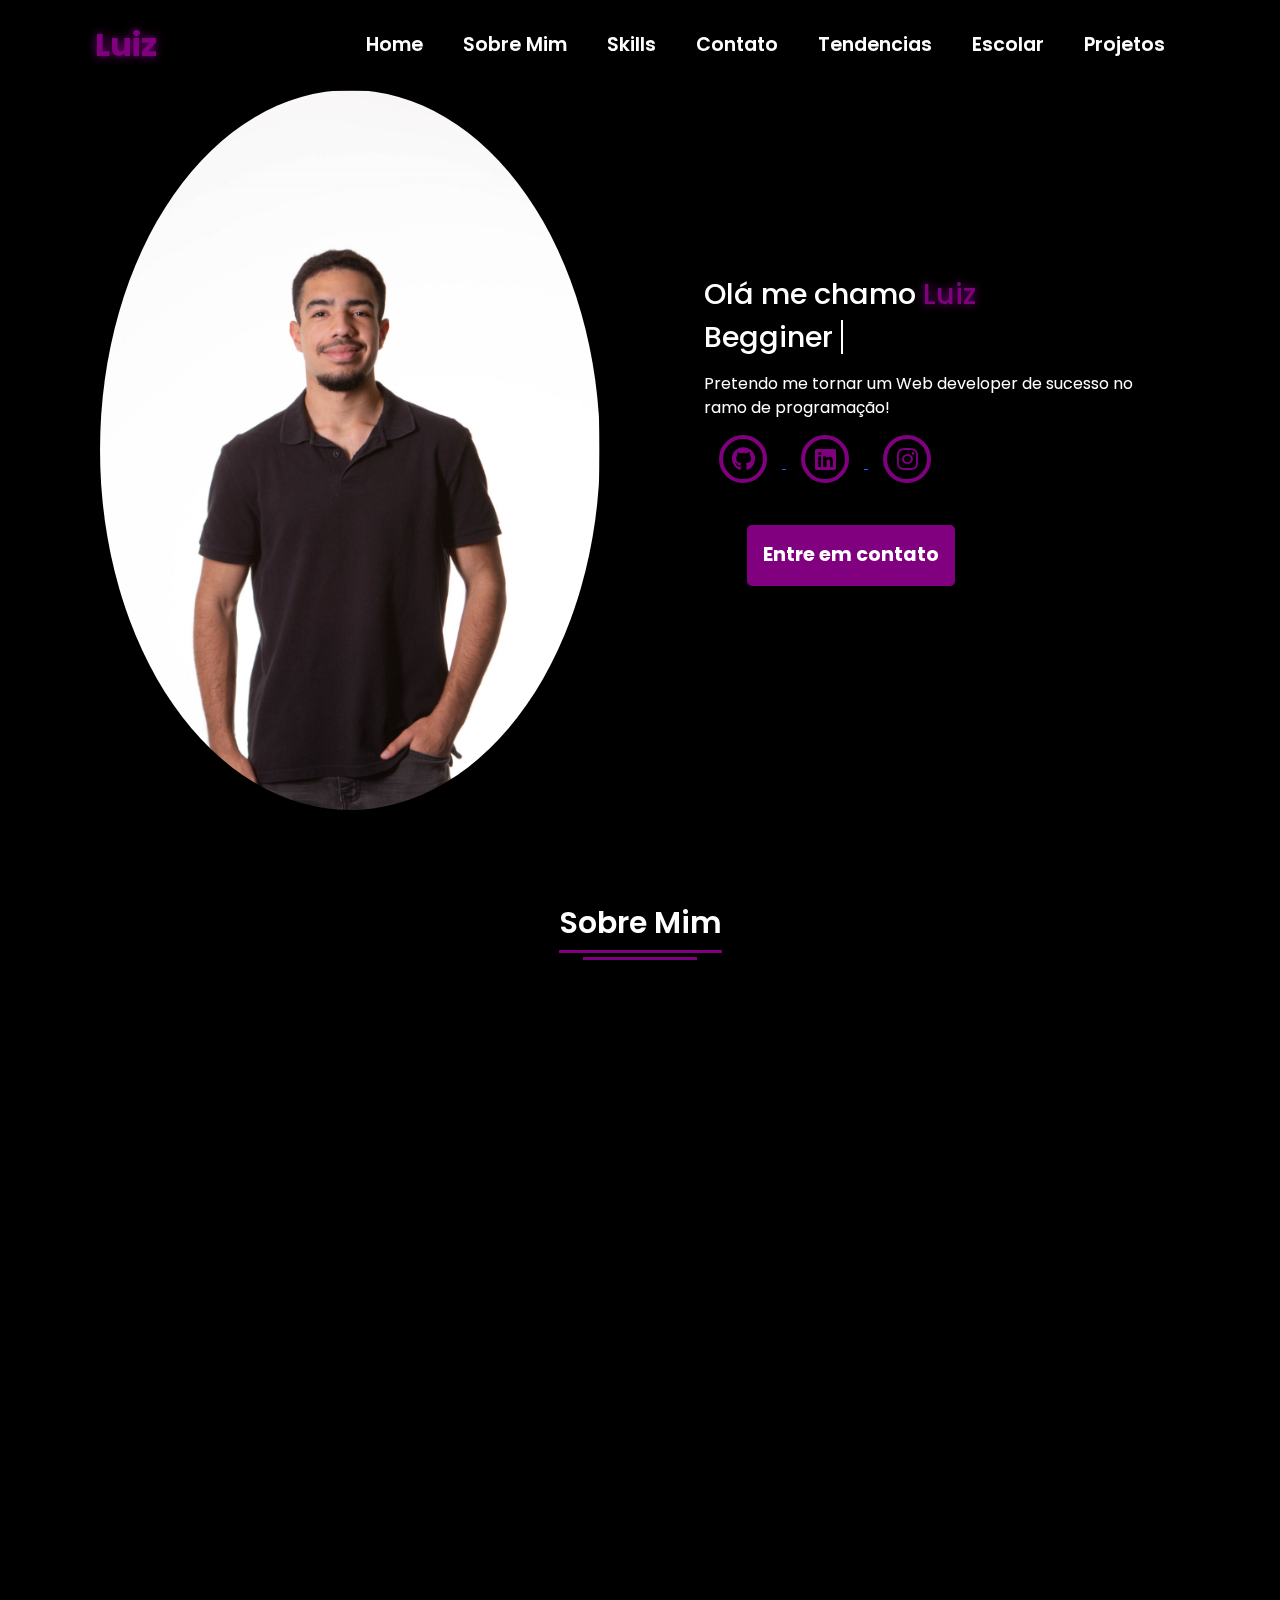
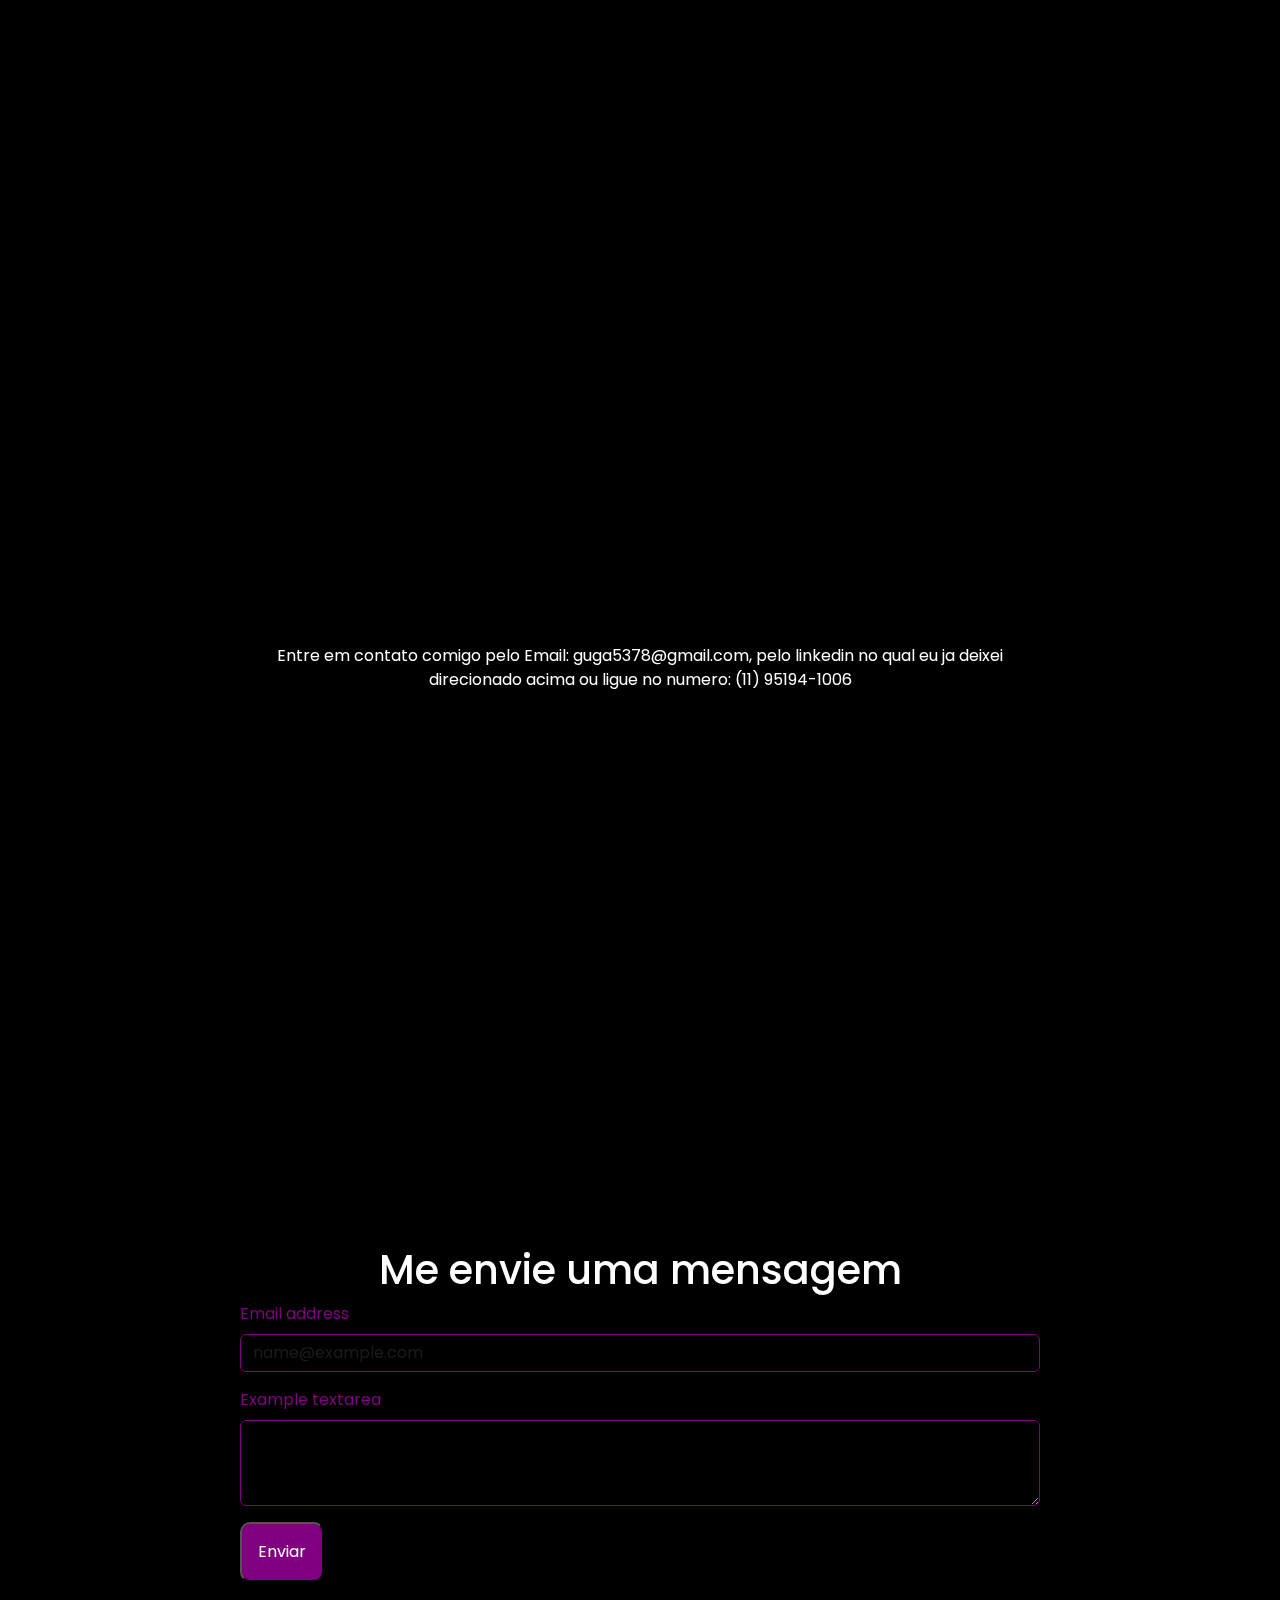
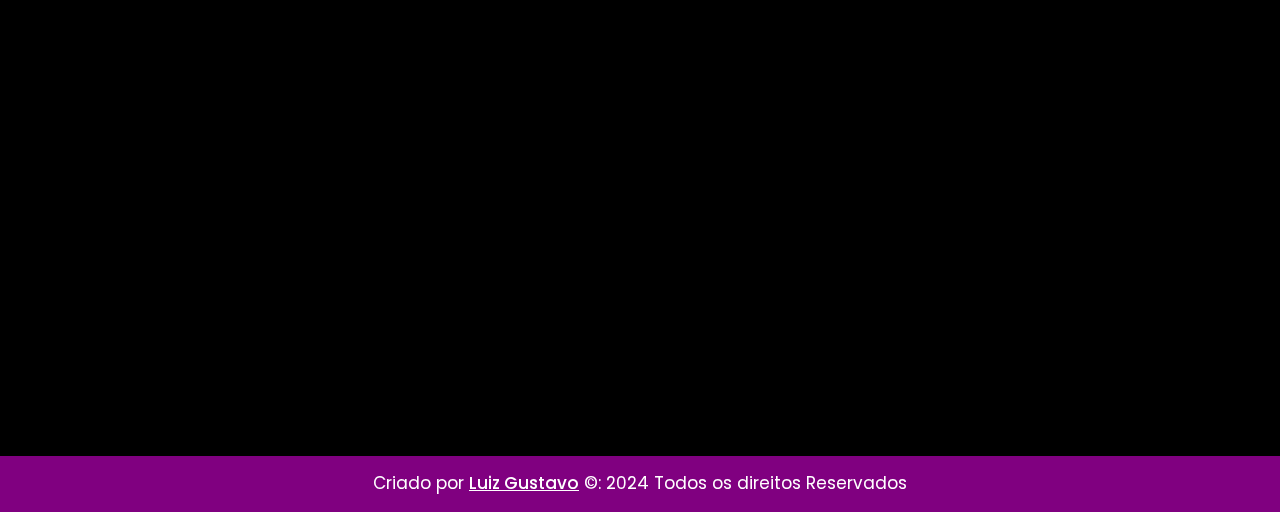
<file: index.html>
<!DOCTYPE html>
<html lang="en">
<head>
    <meta charset="UTF-8">
    <meta name="viewport" content="width=device-width, initial-scale=1.0">
    <title>Portfólio</title>
    <link rel="stylesheet" href="https://cdnjs.cloudflare.com/ajax/libs/font-awesome/6.5.2/css/all.min.css" />
    <link rel="stylesheet" href="/syles/style.css">
    <link rel="stylesheet" href="https://unpkg.com/aos@next/dist/aos.css" />
    <link href="https://cdn.jsdelivr.net/npm/bootstrap@5.3.3/dist/css/bootstrap.min.css" rel="stylesheet" integrity="sha384-QWTKZyjpPEjISv5WaRU9OFeRpok6YctnYmDr5pNlyT2bRjXh0JMhjY6hW+ALEwIH" crossorigin="anonymous">
</head>
<body>
    <nav>
        <div class="nav-container">
            <div class="logo" data-aos="zoom-in" data-aos-duration="1500">
                <span>Luiz</span>
            </div>
            <div class="links">
                <div class="link" data-aos="fade-up " data-aos-duration="1500" data-aos-delay="100"><a href="./index.html">Home</a></div>
                <div class="link" data-aos="fade-up " data-aos-duration="1500" data-aos-delay="200"><a href="#">Sobre Mim</a></div>
                <div class="link" data-aos="fade-up " data-aos-duration="1500" data-aos-delay="300"><a href="#">Skills</a></div>
                <div class="link" data-aos="fade-up " data-aos-duration="1500" data-aos-delay="500"><a href="#">Contato</a></div>
                <div class="link" data-aos="fade-up " data-aos-duration="1500" data-aos-delay="500"><a href="./tendencias.html">Tendencias</a></div>
                <div class="link" data-aos="fade-up " data-aos-duration="1500" data-aos-delay="500"><a href="./ano.html">Escolar</a></div>
                <div class="link" data-aos="fade-up " data-aos-duration="1500" data-aos-delay="500"><a href="./projetos.html">Projetos</a></div>
            </div>
            <i class="fa-solid fa-bars hamburg" onclick="hamburg()"></i>
        </div>
            <div class="dropdown">
                <div class="links">
                    <a href="#">Home</a>
                    <a href="#">Sobre Mim</a>
                    <a href="#">Skills</a>
                    <a href="#">Projetos</a>
                    <a href="#">Contato</a>
                    <a href="#">Tendencias</a>
                    <i class="fa-solid fa-xmark cancel" onclick="cancel()"></i>
                </div>
            </div>
    </nav>
    <section>
        <div class="main-container">
            <div class="image" data-aos="zoom-out" data-aos-duration="3000">
                <img src="images/main.png" alt="">
            </div>
            <div class="conteudo">
                <h1 data-aos="fade-esquerdo" data-aos-duration="1500" data-aos-delay="700">
                    Olá me chamo
                    <span>Luiz</span>
                </h1>
                <div class="typewriter" data-aos="fade-direito " data-aos-duration="1500" data-aos-delay="900">
                    <div style="display: flex; gap:0.5rem;">
                        <h1>Begginer</h1> 
                        <h1 class="animacao">Front-end developer</h1>
                </div>
                </div>
                <p data-aos="flip-down " data-aos-duration="1500" data-aos-delay="1100">Pretendo me tornar um Web developer de sucesso no ramo de programação!</p>
                <div class="social-links">
                    <a href="https://github.com/LGdds" data-aos="fade-up " data-aos-duration="1500" data-aos-delay="1300" target="_blank"> 
                        <i class="fa-brands fa-github"></i>
                    </a>
                    <a href="https://www.linkedin.com/in/luiz-gustavo-gomes-da-silva-517533300/" data-aos="fade-up " data-aos-duration="1500" data-aos-delay="1400" target="_blank"> 
                        <i class="fa-brands fa-linkedin"></i>
                    </a>
                    <a href="https://www.instagram.com/lguu.gomes/" data-aos="fade-up " data-aos-duration="1500" data-aos-delay="1500" target="_blank"> 
                        <i class="fa-brands fa-instagram"></i>
                    </a>
                </div>
                <div class="btn" data-aos="zoom-in" data-aos-duration="1500" data-aos-delay="1800">
                    <button>Entre em contato</button>
                </div>
            </div>
        </div>
    </section>

    <section class="sobre" id="sobre">
        <div class="conteudo">
            <div class="titulo"><span>Sobre Mim</span></div>
            <div class="sobre-detalhes">
                <div class="esquerda" data-aos="fade-direito" data-aos-duration="1500" data-aos-delay="200">
                    <img style="border-radius: 20px;" height="700" src="images/main.png" alt="">
                </div>
                <div class="direita" data-aos="fade-esquerdo" data-aos-duration="1500" data-aos-delay="200">
                    <div class="topico">Códigos são a minha paixão</div>
                    <p data-aos="flip-down" data-aos-duration="1500" data-aos-delay="300">
                        Me chamo Luiz Gustavo tenho 18 anos e atualmente sou um estudante do 3 ano do ensino médio tecnico do Senac nações unidas, sou um rapaz que 
                        gosta muito de jogar futebol e volei, faço academia todos os dias, estudo bastante principalmente programação e desenvolvimento Web que é 
                        o ramo onde procuro trabalhar nos próximos anos e que amo de coração.
                    </p>
                    <div class="button" data-aos="zoom-in-right" data-aos-duration="1500" data-aos-delay="400">
                        <button>Download Curriculo</button>
                    </div>
                </div>
            </div>
        </div>
    </section>

    <section class="skills" id="skills">
        <div class="conteudo">
            <div class="titulo" data-aos="fade-up " data-aos-duration="1200"><span>Minhas Skills</span></div>
            <div class="datalhes-skills">
                <div class="texto">
                    <div class="topico" data-aos="fade-direito" data-aos-duration="1200" data-aos-delay="200">
                        As nossas skills refletem em nosso conhecimento!
                    </div>
                    <p data-aos="fade-direito" data-aos-duration="1200" data-aos-delay="400">Algumas habilidades que eu tenho são HTML, CSS, JavaScript, Java, framworks, e atualmente venho aprendendo sobre Node, ESnext, Ajax, jQuery, React, tailwind CSS, VueJS e Angular.
                        Já algumas soft skills que eu tenho se destacam o foco, percistencia, determinação, trabalho em grupo, autonomia, comunicação,
                        criativo, esforçado, produtivo, auxilio na soluções de problemas, liderança de grupo, honesto, simpatico e falo duas linguas fluentemente Inglês, português e também
                        tenho um espanho em nivél intermediario, busco também aprender alemão, frances e italiano.</p>
                    <div class="experiencia">
                        <div class="num">2</div>
                        <div class="exp">
                            Anos De <br/>
                            experiência
                        </div>
                    </div>
                </div>
                <div class="boxes">
                    <div class="box">
                        <div class="topico" data-aos="fade-direito" data-aos-duration="1200" data-aos-delay="150">HTML</div>
                        <div class="porcentagem" data-aos="zoom-in " data-aos-duration="1200" data-aos-delay="300">70%</div>
                    </div>
                    <div class="box">
                        <div class="topico" data-aos="fade-direito" data-aos-duration="1200" data-aos-delay="150">CSS</div>
                        <div class="porcentagem" data-aos="zoom-in " data-aos-duration="1200" data-aos-delay="300">60%</div>
                    </div>
                    <div class="box">
                        <div class="topico" data-aos="fade-direito" data-aos-duration="1200" data-aos-delay="150">JavaScript</div>
                        <div class="porcentagem" data-aos="zoom-in " data-aos-duration="1200" data-aos-delay="300">30%</div>
                    </div>
                    <div class="box">
                        <div class="topico" data-aos="fade-direito" data-aos-duration="1200" data-aos-delay="150">React</div>
                        <div class="porcentagem" data-aos="zoom-in " data-aos-duration="1200" data-aos-delay="300">2%</div>
                    </div>
                    <div class="box">
                        <div class="topico" data-aos="fade-direito" data-aos-duration="1200" data-aos-delay="150">Tailwind</div>
                        <div class="porcentagem" data-aos="zoom-in " data-aos-duration="1200" data-aos-delay="300">10%</div>
                    </div>
                    <div class="box">
                        <div class="topico" data-aos="fade-direito" data-aos-duration="1200" data-aos-delay="150">Node</div>
                        <div class="porcentagem" data-aos="zoom-in " data-aos-duration="1200" data-aos-delay="300">10%</div>
                    </div>
                    <div class="box">
                        <div class="topico" data-aos="fade-direito" data-aos-duration="1200" data-aos-delay="150">Java</div>
                        <div class="porcentagem" data-aos="zoom-in " data-aos-duration="1200" data-aos-delay="300">20%</div>
                    </div>
                    <div class="box">
                        <div class="topico" data-aos="fade-direito" data-aos-duration="1200" data-aos-delay="150">Bootstrap</div>
                        <div class="porcentagem" data-aos="zoom-in " data-aos-duration="1200" data-aos-delay="300">50%</div>
                    </div>
                    <div class="box">
                        <div class="topico" data-aos="fade-direito" data-aos-duration="1200" data-aos-delay="150">Angular</div>
                        <div class="porcentagem" data-aos="zoom-in " data-aos-duration="1200" data-aos-delay="300">3%</div>
                    </div>
                    <div class="box">
                        <div class="topico" data-aos="fade-direito" data-aos-duration="1200" data-aos-delay="150">VueJs</div>
                        <div class="porcentagem" data-aos="zoom-in " data-aos-duration="1200" data-aos-delay="300">1%</div>
                    </div>
                    <div class="box">
                        <div class="topico" data-aos="fade-direito" data-aos-duration="1200" data-aos-delay="150">Ajax</div>
                        <div class="porcentagem" data-aos="zoom-in " data-aos-duration="1200" data-aos-delay="300">1%</div>
                    </div>
                    <div class="box">
                        <div class="topico" data-aos="fade-direito" data-aos-duration="1200" data-aos-delay="150">Esnext</div>
                        <div class="porcentagem" data-aos="zoom-in " data-aos-duration="1200" data-aos-delay="300">1%</div>
                    </div>
                    <div class="box">
                        <div class="topico" data-aos="fade-direito" data-aos-duration="1200" data-aos-delay="150">JQuery</div>
                        <div class="porcentagem" data-aos="zoom-in " data-aos-duration="1200" data-aos-delay="300">3%</div>
                    </div>
                </div>
            </div>
        </div>
    </section>

    <section class="servicos" id="servicos">
        <div class="conteudo">
            <div class="titulo" data-aos="fade-up " data-aos-duration="1200"><span>Meus Serviços</span></div>
            <div class="boxes">
                <div class="box" data-aos="fade-up " data-aos-duration="1500" data-aos-delay="200">
                    <div class="icon">
                        <i class="fas fa-desktop"></i>
                    </div>
                    <div class="topico">Desenvolvimento Web</div>
                    <p>Venho fazendo projetos de sites, telas interativas, layouts de restaurantes onde busco desenvolver minhas habilidades e também entra aqui esse Portfólio do qual me esforcei muito para produzilo.</p>
                </div>
                <div class="box" data-aos="fade-up " data-aos-duration="1500" data-aos-delay="400">
                    <div class="icon">
                        <i class="fas fa-paint-brush"></i>
                    </div>
                    <div class="topico">Design grafico</div>
                    <p>Tenho bastante conhecimento em design grafico em aplicações de projetos Web, mas estou procurando evoluir cada vez mais para me consolidar no mercado.</p>
                </div>
                <div class="box" data-aos="fade-up " data-aos-duration="1500" data-aos-delay="600">
                    <div class="icon">
                        <i class="fas fa-tablet-alt"></i>
                    </div>
                    <div class="topico">Desenvolvimento de Sites</div>
                    <p>Nos ultimos meses venho desenvolvendo algumas aplicações de sites interativos como por exemplo o meu atual projeto de ano do senac, onde construi com minha equipe um site 
                        que auxilia jovens a ingressar no mercado de trabalho.
                    </p>
                </div>
            </div>
        </div>
    </section>

    <section class="contato" id="contato">
        <div class="conteudo">
            <div class="titulo" data-aos="fade-up " data-aos-duration="1500">
                <span>Entre em Contato comigo</span>
            </div>
            <div class="texto">
                <div class="topico" data-aos="fade-direito" data-aos-duration="1500" data-aos-delay="200">Tem algum projeto que gostaria de compartilhar comigo, para eu poder melhorar minhas habilidades?</div>
                <p>Entre em contato comigo pelo Email: guga5378@gmail.com, pelo linkedin no qual eu ja deixei direcionado acima ou ligue no numero: (11) 95194-1006</p>
                <div class="button" data-aos="zoom-in" data-aos-duration="1500" data-aos-delay="400">
                    <button>Vamos Conversar</button>
                </div>
            </div>
        </div>
    </section>
    <section class="secao">
        <h1>Me envie uma mensagem</h1>
        <form id="myform">
        <div class="mb-3">
            <label for="exampleFormControlInput1" class="form-label">Email address</label>
            <input type="email" class="form-control" id="exampleFormControlInput1" placeholder="name@example.com">
        </div>
        <div class="mb-3">
            <label for="exampleFormControlTextarea1" class="form-label">Example textarea</label>
            <textarea class="form-control" id="exampleFormControlTextarea1" rows="3"></textarea>
        </div>
        <button type="submit">Enviar</button>
    </form>
    <p id="responseMessage"></p>
    </section>
    <footer>
        <div class="texto">
            <span>Criado por 
                <a href="#">Luiz Gustavo</a>
                &#169: 2024 Todos os direitos Reservados
            </span>
        </div>
    </footer>

    <script src="https://unpkg.com/aos@next/dist/aos.js"></script>
    <script>
        AOS.init({offset:0});
    </script>
    <script src="javaScript/script.js"></script>
</body>
</html>
</file>
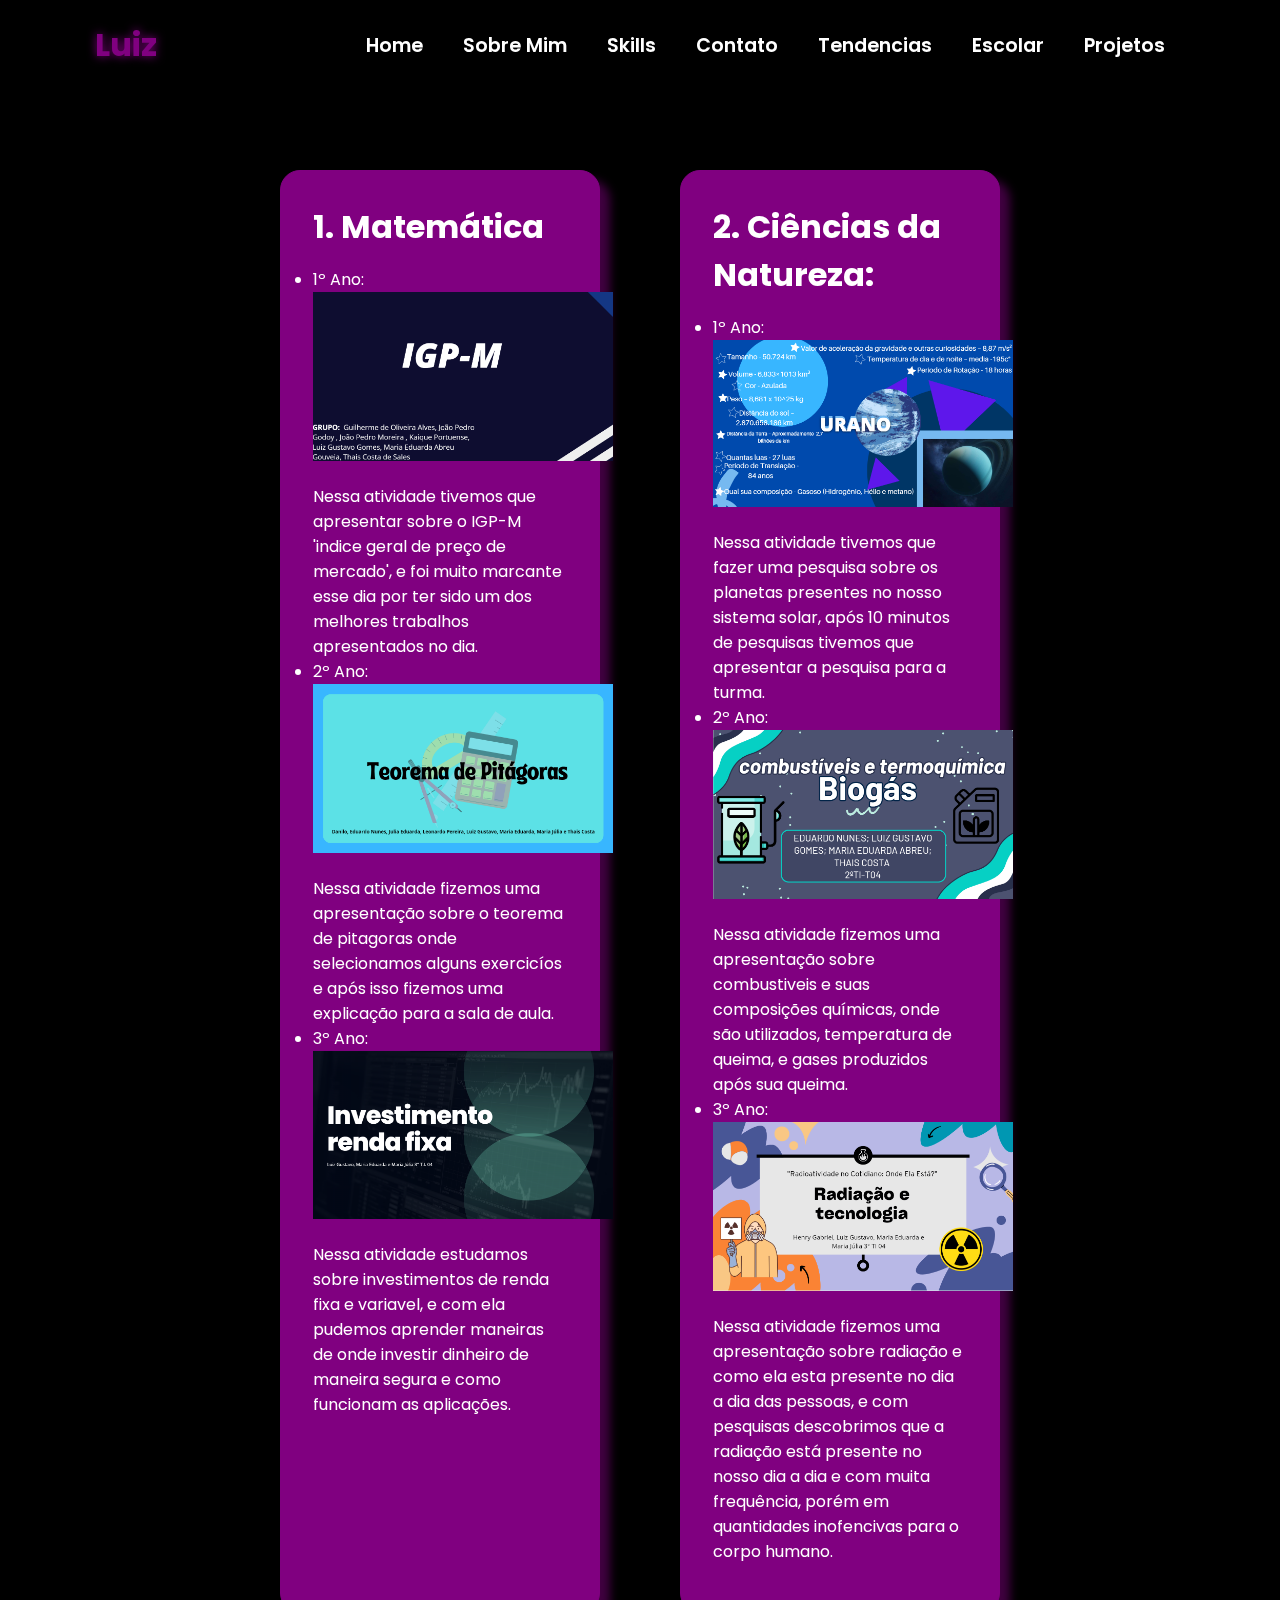
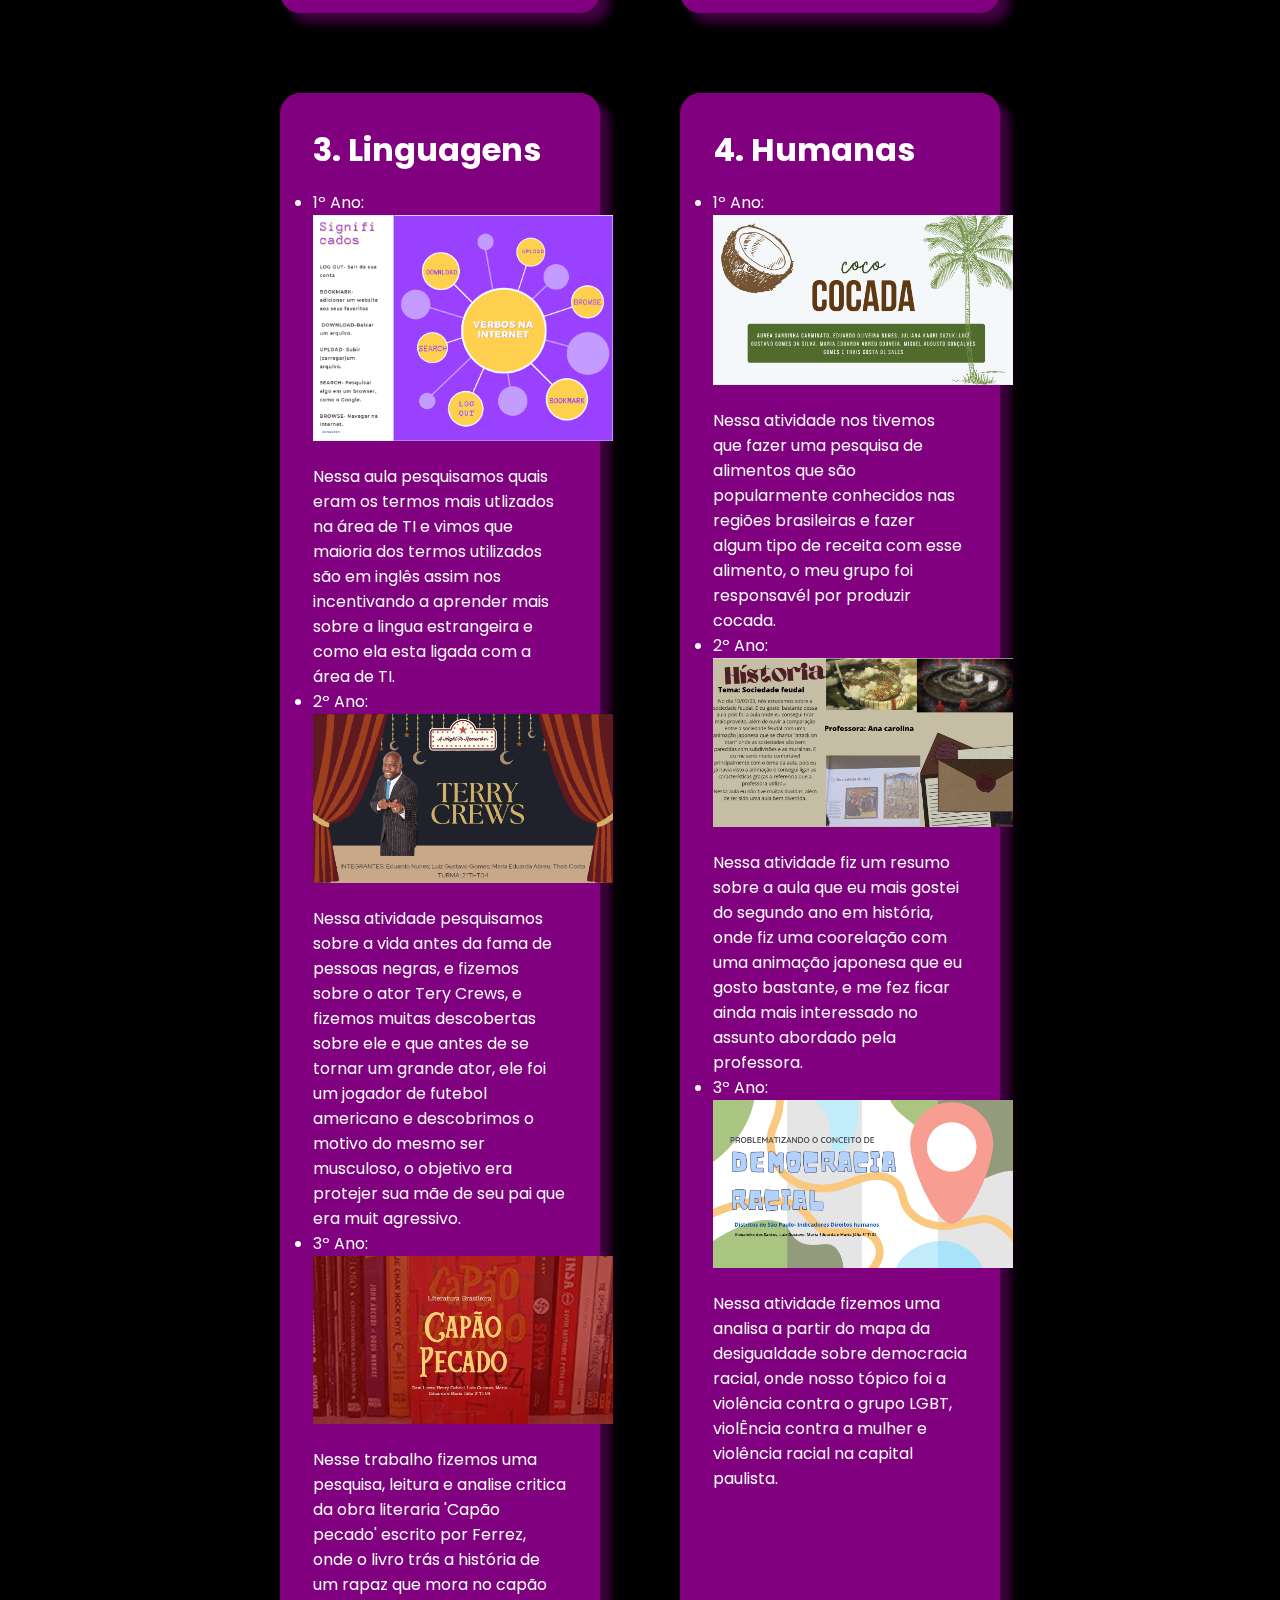
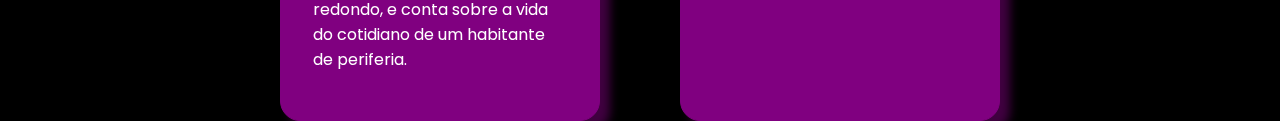
<file: ano.html>
<!DOCTYPE html>
<html lang="en">
<head>
    <meta charset="UTF-8">
    <meta name="viewport" content="width=device-width, initial-scale=1.0">
    <title>Anos</title>
    <link rel="stylesheet" href="./syles/style.css">
    <link rel="stylesheet" href="./syles/ano.css">
</head>
<body>
    <nav>
        <div class="nav-container">
            <div class="logo" data-aos="zoom-in" data-aos-duration="1500">
                <span>Luiz</span>
            </div>
            <div class="links">
                <div class="link" data-aos="fade-up " data-aos-duration="1500" data-aos-delay="100"><a href="./index.html">Home</a></div>
                <div class="link" data-aos="fade-up " data-aos-duration="1500" data-aos-delay="200"><a href="#">Sobre Mim</a></div>
                <div class="link" data-aos="fade-up " data-aos-duration="1500" data-aos-delay="300"><a href="#">Skills</a></div>
                <div class="link" data-aos="fade-up " data-aos-duration="1500" data-aos-delay="500"><a href="#">Contato</a></div>
                <div class="link" data-aos="fade-up " data-aos-duration="1500" data-aos-delay="500"><a href="./tendencias.html">Tendencias</a></div>
                <div class="link" data-aos="fade-up " data-aos-duration="1500" data-aos-delay="500"><a href="./ano.html">Escolar</a></div>
                <div class="link" data-aos="fade-up " data-aos-duration="1500" data-aos-delay="500"><a href="./projetos.html">Projetos</a></div>
            </div>
            <i class="fa-solid fa-bars hamburg" onclick="hamburg()"></i>
        </div>
            <div class="dropdown">
                <div class="links">
                    <a href="#">Home</a>
                    <a href="#">Sobre Mim</a>
                    <a href="#">Skills</a>
                    <a href="#">Projetos</a>
                    <a href="#">Contato</a>
                    <a href="#">Tendencias</a>
                    <i class="fa-solid fa-xmark cancel" onclick="cancel()"></i>
                </div>
            </div>
    </nav>
    <main>
        <section class="secao-ano">
            <div class="cards-ano">
                <div class="card-ano">
                    <h1>1. Matemática</h1>
                    <p>
                        <ul>
                            <li>1º Ano: </li>
                            <img width="300" src="/images/mat 1ano.png" alt="">
                            <p>Nessa atividade tivemos que apresentar sobre o IGP-M 'indice geral de preço de mercado', e foi muito marcante esse dia por ter sido um dos melhores trabalhos apresentados no dia.</p>
                            <li>2º Ano: </li>
                            <img width="300" src="/images/mat 2ano.png" alt="">
                            <p>Nessa atividade fizemos uma apresentação sobre o teorema de pitagoras onde selecionamos alguns exercicíos e após isso fizemos uma explicação para a sala de aula.</p>
                            <li>3º Ano: </li>
                            <img width="300" src="/images/mat 3ano.png" alt="">
                            <p>Nessa atividade estudamos sobre investimentos de renda fixa e variavel, e com ela pudemos aprender maneiras de onde investir dinheiro de maneira segura e como funcionam as aplicações.</p>
                        </ul>
                    </p>
                </div>
                <div class="card-ano">
                    <h1>2. Ciências da Natureza:</h1>
                    <p>
                        <ul>
                            <li>1º Ano: </li>
                            <img width="300" src="/images/natu 1ano.png" alt="">
                            <p>Nessa atividade tivemos que fazer uma pesquisa sobre os planetas presentes no nosso sistema solar, após 10 minutos de pesquisas tivemos que apresentar a pesquisa para a turma.</p>
                            <li>2º Ano: </li>
                            <img width="300" src="/images/natu 2ano.png" alt="">
                            <p>Nessa atividade fizemos uma apresentação sobre combustiveis e suas composições químicas, onde são utilizados, temperatura de queima, e gases produzidos após sua queima.</p>
                            <li>3º Ano: </li>
                            <img width="300" src="/images/natu 3ano.png" alt="">
                            <p>Nessa atividade fizemos uma apresentação sobre radiação e como ela esta presente no dia a dia das pessoas, e com pesquisas descobrimos que a radiação está presente no nosso dia a dia e com muita frequência, porém em quantidades inofencivas para o corpo humano.</p>
                        </ul>
                    </p>
                </div>
            </div>
            <div class="cards-ano">
                <div class="card-ano">
                    <h1>3. Linguagens</h1>
                    <p>
                        <ul>
                            <li>1º Ano: </li>
                            <img width="300" src="/images/ing 1ano.png" alt="">
                            <p>Nessa aula pesquisamos quais eram os termos mais utlizados na área de TI e vimos que maioria dos termos utilizados são em inglês assim nos incentivando a aprender mais sobre a lingua estrangeira e como ela esta ligada com a área de TI.</p>
                            <li>2º Ano: </li>
                            <img width="300" src="/images/ing 2ano.png" alt="">
                            <p>Nessa atividade pesquisamos sobre a vida antes da fama de pessoas negras, e fizemos sobre o ator Tery Crews, e fizemos muitas descobertas sobre ele e que antes de se tornar um grande ator, ele foi um jogador de futebol americano e descobrimos o motivo do mesmo ser musculoso, o objetivo era protejer sua mãe de seu pai que era muit agressivo.</p>
                            <li>3º Ano: </li>
                            <img width="300" src="/images/port 3ano.png" alt="">
                            <p>Nesse trabalho fizemos uma pesquisa, leitura e analise critica da obra literaria 'Capão pecado' escrito por Ferrez, onde o livro trás a história de um rapaz que mora no capão redondo, e conta sobre a vida do cotidiano de um habitante de periferia.</p>
                        </ul>
                    </p>
                </div>
                <div class="card-ano">
                    <h1>4. Humanas</h1>
                    <p>
                        <ul>
                            <li>1º Ano: </li>
                            <img width="300" src="/images/humanas 1ano.png" alt="">
                            <p>Nessa atividade nos tivemos que fazer uma pesquisa de alimentos que são popularmente conhecidos nas regiões brasileiras e fazer algum tipo de receita com esse alimento, o meu grupo foi responsavél por produzir cocada.</p>
                            <li>2º Ano: </li>
                            <img width="300" src="/images/humanas 2ano.png" alt="">
                            <p>Nessa atividade fiz um resumo sobre a aula que eu mais gostei do segundo ano em história, onde fiz uma coorelação com uma animação japonesa que eu gosto bastante, e me fez ficar ainda mais interessado no assunto abordado pela professora.</p>
                            <li>3º Ano: </li>
                            <img width="300" src="/images/humanas 3ano.png" alt="">
                            <p>Nessa atividade fizemos uma analisa a partir do mapa da desigualdade sobre democracia racial, onde nosso tópico foi a violência contra o grupo LGBT, violÊncia contra a mulher e violência racial na capital paulista.</p>
                        </ul>
                    </p>
                </div>
            </div>
        </section>
    </main>
</body>
</html>
</file>
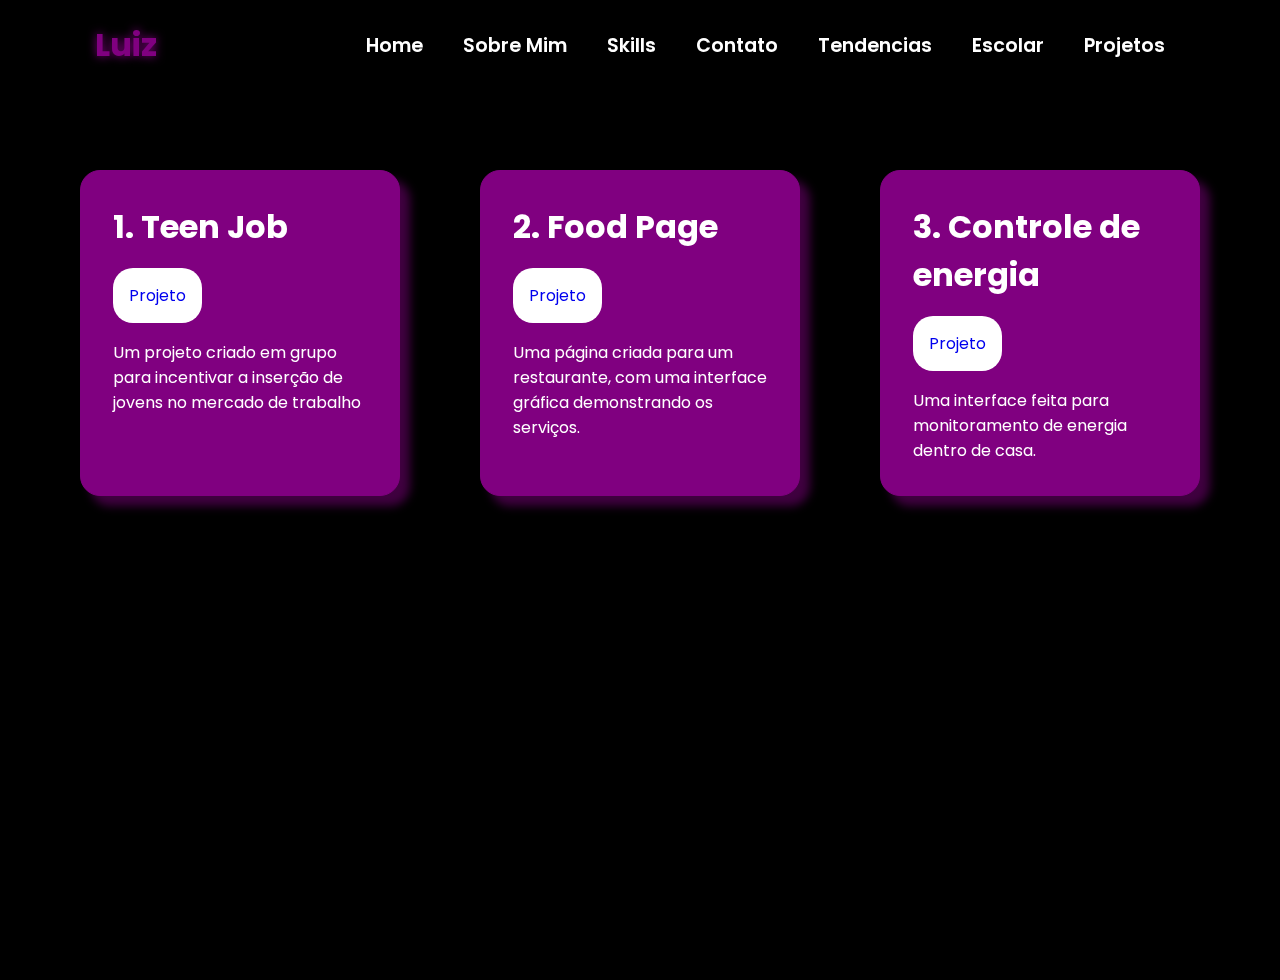
<file: projetos.html>
<!DOCTYPE html>
<html lang="en">
<head>
    <meta charset="UTF-8">
    <meta name="viewport" content="width=device-width, initial-scale=1.0">
    <title>Projetos</title>
    <link rel="stylesheet" href="./syles/style.css">
    <link rel="stylesheet" href="./syles/projetos.css">
</head>
<body>
    <nav>
        <div class="nav-container">
            <div class="logo" data-aos="zoom-in" data-aos-duration="1500">
                <span>Luiz</span>
            </div>
            <div class="links">
                <div class="link" data-aos="fade-up " data-aos-duration="1500" data-aos-delay="100"><a href="./index.html">Home</a></div>
                <div class="link" data-aos="fade-up " data-aos-duration="1500" data-aos-delay="200"><a href="#">Sobre Mim</a></div>
                <div class="link" data-aos="fade-up " data-aos-duration="1500" data-aos-delay="300"><a href="#">Skills</a></div>
                <div class="link" data-aos="fade-up " data-aos-duration="1500" data-aos-delay="500"><a href="#">Contato</a></div>
                <div class="link" data-aos="fade-up " data-aos-duration="1500" data-aos-delay="500"><a href="./tendencias.html">Tendencias</a></div>
                <div class="link" data-aos="fade-up " data-aos-duration="1500" data-aos-delay="500"><a href="./ano.html">Escolar</a></div>
                <div class="link" data-aos="fade-up " data-aos-duration="1500" data-aos-delay="500"><a href="./projetos.html">Projetos</a></div>
            </div>
            <i class="fa-solid fa-bars hamburg" onclick="hamburg()"></i>
        </div>
            <div class="dropdown">
                <div class="links">
                    <a href="#">Home</a>
                    <a href="#">Sobre Mim</a>
                    <a href="#">Skills</a>
                    <a href="#">Projetos</a>
                    <a href="#">Contato</a>
                    <a href="#">Tendencias</a>
                    <i class="fa-solid fa-xmark cancel" onclick="cancel()"></i>
                </div>
            </div>
    </nav>
    <main>
        <section class="secao-projetos">
            <div class="cards-projetos">
                <div class="card-projetos">
                    <h1>1. Teen Job</h1>
                    <a href="https://github.com/LGdds/teenjob_att">Projeto</a>
                    <p>Um projeto criado em grupo para incentivar a inserção de jovens no mercado de trabalho</p>
                </div>
                <div class="card-projetos">
                    <h1>2. Food Page</h1>
                    <a href="https://github.com/LGdds/Food-page">Projeto</a>
                    <p>Uma página criada para um restaurante, com uma interface gráfica demonstrando os serviços.</p>
                </div>
                <div class="card-projetos">
                    <h1>3. Controle de energia</h1>
                    <a href="https://github.com/LGdds/Atv-final-SQL.git">Projeto</a>
                    <p>Uma interface feita para monitoramento de energia dentro de casa.</p>
                </div>
            </div>
        </section>
    </main>
</body>
</html>
</file>
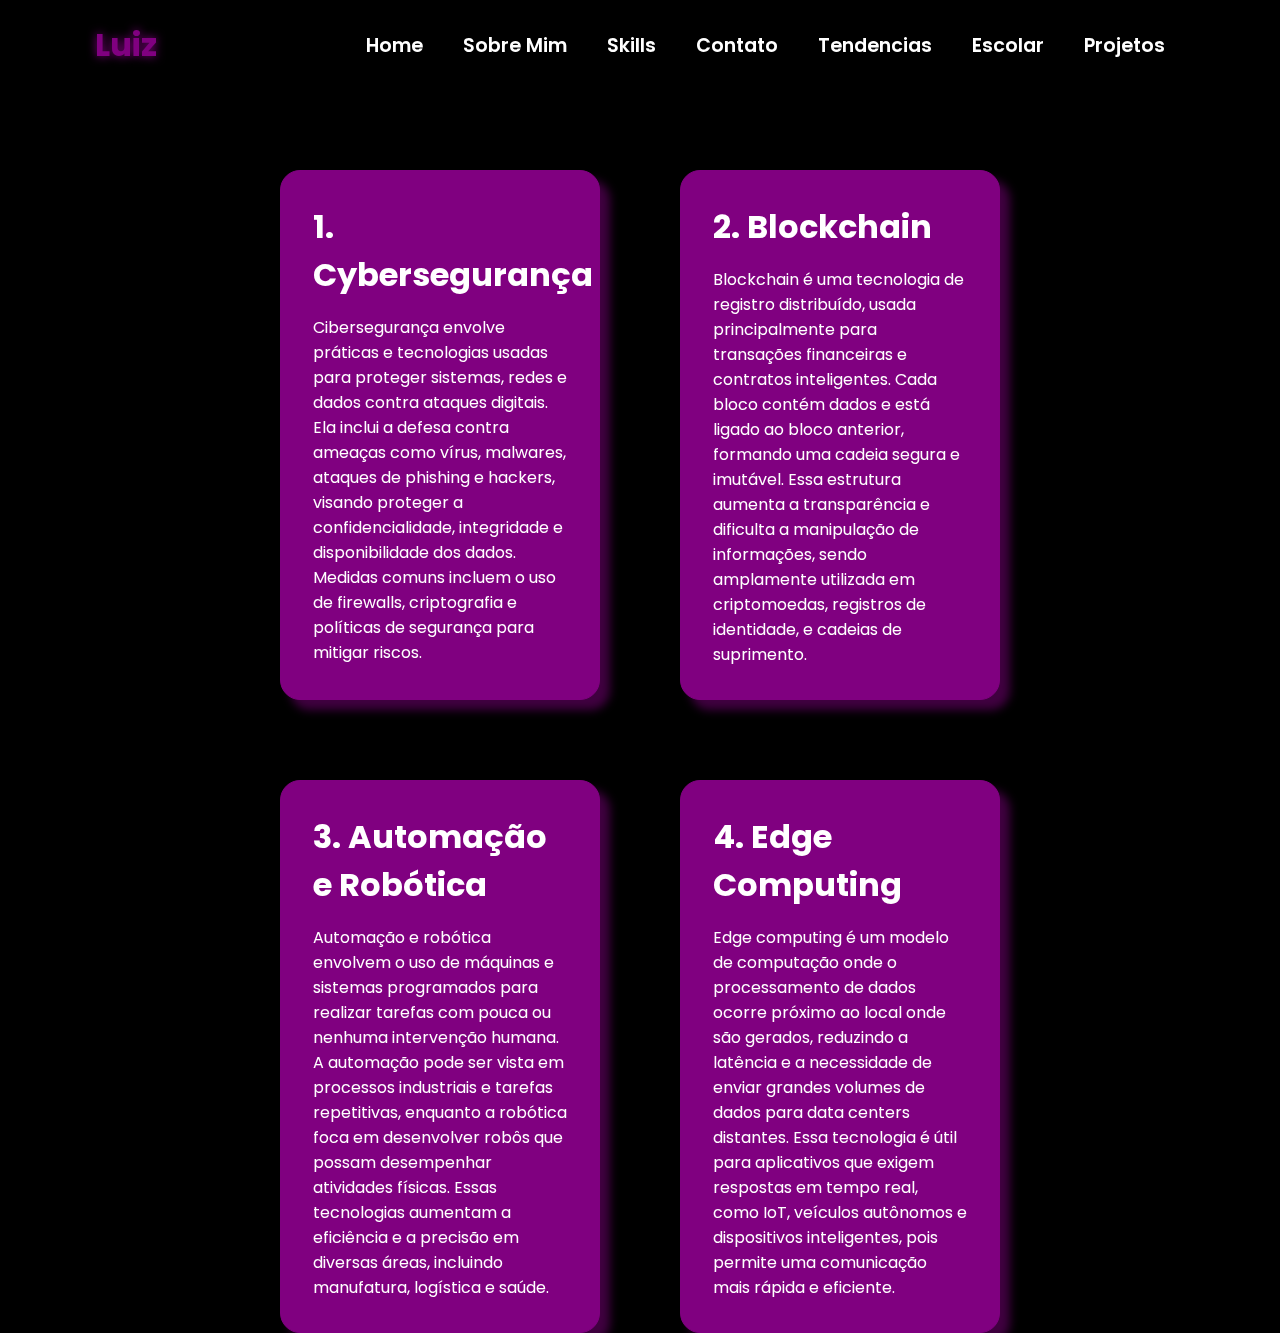
<file: tendencias.html>
<!DOCTYPE html>
<html lang="en">
<head>
    <meta charset="UTF-8">
    <meta name="viewport" content="width=device-width, initial-scale=1.0">
    <title>Tendencias</title>
    <link rel="stylesheet" href="./syles/style.css">
    <link rel="stylesheet" href="./syles/tendencias.css">
</head>
<body>
    <nav>
        <div class="nav-container">
            <div class="logo" data-aos="zoom-in" data-aos-duration="1500">
                <span>Luiz</span>
            </div>
            <div class="links">
                <div class="link" data-aos="fade-up " data-aos-duration="1500" data-aos-delay="100"><a href="./index.html">Home</a></div>
                <div class="link" data-aos="fade-up " data-aos-duration="1500" data-aos-delay="200"><a href="#">Sobre Mim</a></div>
                <div class="link" data-aos="fade-up " data-aos-duration="1500" data-aos-delay="300"><a href="#">Skills</a></div>
                <div class="link" data-aos="fade-up " data-aos-duration="1500" data-aos-delay="500"><a href="#">Contato</a></div>
                <div class="link" data-aos="fade-up " data-aos-duration="1500" data-aos-delay="500"><a href="./tendencias.html">Tendencias</a></div>
                <div class="link" data-aos="fade-up " data-aos-duration="1500" data-aos-delay="500"><a href="./ano.html">Escolar</a></div>
                <div class="link" data-aos="fade-up " data-aos-duration="1500" data-aos-delay="500"><a href="./projetos.html">Projetos</a></div>
            </div>
            <i class="fa-solid fa-bars hamburg" onclick="hamburg()"></i>
        </div>
            <div class="dropdown">
                <div class="links">
                    <a href="#">Home</a>
                    <a href="#">Sobre Mim</a>
                    <a href="#">Skills</a>
                    <a href="#">Projetos</a>
                    <a href="#">Contato</a>
                    <a href="#">Tendencias</a>
                    <i class="fa-solid fa-xmark cancel" onclick="cancel()"></i>
                </div>
            </div>
    </nav>
    <main>
        <section class="secao-tendencias">
            <div class="cards-tendencias">
                <div class="card-tendencias">
                    <h1>1. Cybersegurança</h1>
                    <p>Cibersegurança envolve práticas e tecnologias usadas para proteger sistemas, redes e dados contra ataques digitais. Ela inclui a defesa contra ameaças como vírus, malwares, ataques de phishing e hackers, visando proteger a confidencialidade, integridade e disponibilidade dos dados. Medidas comuns incluem o uso de firewalls, criptografia e políticas de segurança para mitigar riscos.
                    </p>
                </div>
                <div class="card-tendencias">
                    <h1>2. Blockchain</h1>
                    <p>Blockchain é uma tecnologia de registro distribuído, usada principalmente para transações financeiras e contratos inteligentes. Cada bloco contém dados e está ligado ao bloco anterior, formando uma cadeia segura e imutável. Essa estrutura aumenta a transparência e dificulta a manipulação de informações, sendo amplamente utilizada em criptomoedas, registros de identidade, e cadeias de suprimento.</p>
                </div>
            </div>
            <div class="cards-tendencias">
                <div class="card-tendencias">
                    <h1>3. Automação e Robótica</h1>
                    <p>Automação e robótica envolvem o uso de máquinas e sistemas programados para realizar tarefas com pouca ou nenhuma intervenção humana. A automação pode ser vista em processos industriais e tarefas repetitivas, enquanto a robótica foca em desenvolver robôs que possam desempenhar atividades físicas. Essas tecnologias aumentam a eficiência e a precisão em diversas áreas, incluindo manufatura, logística e saúde.</p>
                </div>
                <div class="card-tendencias">
                    <h1>4. Edge Computing</h1>
                    <p>Edge computing é um modelo de computação onde o processamento de dados ocorre próximo ao local onde são gerados, reduzindo a latência e a necessidade de enviar grandes volumes de dados para data centers distantes. Essa tecnologia é útil para aplicativos que exigem respostas em tempo real, como IoT, veículos autônomos e dispositivos inteligentes, pois permite uma comunicação mais rápida e eficiente.</p>
                </div>
            </div>
        </section>
    </main>
</body>
</html>
</file>
<file: syles/style.css>
@import url(https://fonts.googleapis.com/css2?family=Poppins%3Awght%40100%3B200%3B300%3B400%3B500%3B600&display=swap%27%29%3B);

* {
    margin: 0%;
    padding: 0%;
    box-sizing: border-box;
    font-family: 'Poppins', sans-serif;
    text-decoration: none;
    scroll-behavior: smooth;
}

body {
    width: 100%;
    height: auto;
    background-color: black;
    overflow-x: hidden;
}

::-webkit-scrollbar {
    width: 10px;
}

::-webkit-scrollbar-track {
    background: #f1f1f1;
}

::-webkit-scrollbar-thumb{
    background: purple;
    border-radius: 12px;
    transition: all 0.5 ease;
}

::-webkit-scrollbar-thumb:hover {
    background: purple;
}

nav {
    width: 100%;
    height: 10vh;
}

.nav-container {
    width: 100%;
    height: 100%;
    display: flex;
    justify-content: space-around;
    align-items: center;
}

.logo {
    color: white;
    font-size: 2rem;
    font-weight: bold;
}

.texto p {
    color: white;
}

.logo span{
    color: purple;
    text-shadow: 0 0 10px purple;
}

.hamburg,
.cancel {
    cursor: pointer;
    position: absolute;
    right: 15px;
    top: 10px;
    color: white;
    opacity: 0;
    pointer-events: none;
    font-size: clamp(2.5rem, 0.5rem + 5vw, 3rem);
}

.nav-container .links {
    display: flex;
}

.nav-container .links a{
    position: relative;
    font-size: 1.2rem;
    color: white;
    margin: 0 20px;
    text-decoration: none;
    font-weight: 550;
    transition: 0.5s linear;
}

.nav-container .links a::before{
    position: absolute;
    content: "";
    bottom: -3px;
    left: 0;
    width: 0%;
    height: 3px;
    background-color: purple;
    transition: 0.4s linear;
}

.nav-container .links a:hover::before {
    width: 100%;
}

.nav-container .links a:hover {
    color: purple;
}

.dropdown {
    z-index: 100;
    position: absolute;
    top: 0;
    transform: translateY(-500px);
    width: 100%;
    height: auto;
    backdrop-filter: blur(4px) brightness(40%);
    box-shadow: 0 0 20px black;
    transition: 0.4s linear;
}

.dropdown .links a{
    display: flex;
    color: white;
    text-decoration: none;
    justify-content: center;
    padding: 15px 0;
    align-items: center;
    transition: 0.4s linear;
}

.dropdown .links a:hover {
    background-color: purple;
}

section {
    width: 100%;
    min-height: 90vh;
}

section .main-container {
    display: flex;
    justify-content: space-between;
    padding-left: 100px;
    align-items: center;
}

.main-container .image {
    width: 500px;
    height: 80vh;
    border-radius: 100%;
    overflow: hidden;
    box-shadow: 0 0 5 purple;
}

.main-container .image img {
    width: 100%;
}

.main-container .image:hover {
    animation: animate 1.5s ease-in-out infinite;
}

@keyframes animate {
    0%{
        scale: 1;
    }
    50%{
        scale: 1.05;
    }
    100%{
        scale: 1;
    }
}

.main-container .conteudo {
    color: white;
    width: 40%;
}

.conteudo h1 {
    font-size: clamp(1rem, 1rem + 5vw, 1.8rem);
}

.conteudo h1 span{
    color: purple;
    text-shadow: 0 0 10px purple;
}

.conteudo .typewriter{
    font-size: clamp(1rem, 1rem + 5vw, 2.5rem);
    font-weight: 600;
}

.conteudo .typewriter-texto{
    color: purple;
    text-shadow: 0 0 10px purple;
}

.conteudo p{
    font-size: clamp(0.4rem, 0.2rem + 9vw, 1rem);
    margin: 10px 0;
}

.social-links i{
    display: inline-flex;
    justify-content: center;
    align-items: center;
    width: 3rem;
    height: 3rem;
    background-color: transparent;
    border: 0.3rem solid purple;
    border-radius: 50%;
    color: purple;
    margin: 5px 15px;
    font-size: 1.5rem;
    transition: 0.3s linear;
}

.social-links i:hover{
    scale: 1.3;
    color: black;
    background-color: purple;
    filter: drop-shadow(0 0 10px purple);
}

.conteudo button{
    margin: 30px;
    background-color: purple;
    color: white;
    border: none;
    outline: none;
    font-size: 120%;
    font-weight: 700;
    border-radius: 5px;
    transition: 0.3s linear;
    padding: 1rem;
}

.conteudo button:hover{
    scale: 1.1;
    color: purple;
    border: 2px solid purple;
    background-color: transparent;
    font-weight: 700;
    box-shadow: 0 0 40px purple;
}

section .conteudo{
    width: 80%;
    margin: 0px auto;
    font-family: 'Poppins', sans-serif;
}

.sobre .sobre-detalhes{
    display: flex;
    justify-content: space-between;
    align-items: center;
}

section .titulo{
    display: flex;
    justify-content: center;
    margin-bottom: 40px;
}

section .titulo span{
    color: white;
    font-size: 30px;
    font-weight: 600;
    position: relative;
    padding-bottom: 8px;
}

section .titulo span::before,
section .titulo span::after{
    content: "";
    position: absolute;
    height: 3px;
    width: 100%;
    background: purple;
    left: 0;
    bottom: 0;
}

section .titulo span::after{
    bottom: -7px;
    width: 70%;
    left: 50%;
    transform: translateX(-50%);
}

.sobre .sobre-detalhes .esquerda{
    width: 45%;
}

.about .esquerda img{
    height: 400px;
    width: 400px;
    object-fit: cover;
    border-radius: 12px;
}

.sobre-detalhes .direita{
    width: 55%;
}

section .topico{
    color: white;
    font-size: 25px;
    font-weight: 500;
    margin-bottom: 10px;
}

.sobre-detalhes .direita p {
    text-align: justify;
    color: white;
}

section .button{
    margin: 16px 0;
}

section .button button{
    outline: none;
    padding: 8px 16px;
    border-radius: 4px;
    font-size: 25px;
    font-weight: 400;
    background: purple;
    color: white;
    border: 2px solid transparent;
    cursor: pointer;
    transition: all 0.4s ease;
}

section .button button:hover{
    border-color: purple;
    background-color: #fff;
    color: purple;
}

.skills {
    background: black;
}

.skills .conteudo{
    padding: 40px 0;
}

.skills .detalhes-skills{
    display: flex;
    justify-content: space-between;
    align-items: center;
}

.detalhes-skills .texto{
    width: 50%;
}

.datalhes-skills {
    display: flex;
    justify-content: space-around;
    gap: 4rem;
}

.porcentagem {
    font-size: 60px;
}



.detalhes-skills p{
    color: white;
    text-align: justify;
}

.skills .detalhes-skills .experiencia{
    display: flex;
    align-items: center;
    margin: 0 10px;
}

.detalhes-skills .experiencia .num{
    color: white;
    font-size: 80px;
}

.detalhes-skills .experiencia .exp{
    color: white;
    margin-left: 20px;
    font-size: 18px;
    font-weight: 500;
    margin: 0 6px;
}
.boxes{
    display: flex;
    flex-wrap: wrap;
    justify-content: space-between;
}

.boxes {
    gap: 7rem;
}

.experiencia {
    color: #ffffff;
}

.box {
    width: 10rem;
    margin-top: 2rem;
    border-radius: 10px;
    padding: 1rem;
}

.detalhes-skills .box{
    width: calc(100% /2 - 20px);
    margin: 20px 0;
}

.detalhes-skills .boxes .topico{
    font-size: 20px;
    color: purple;
}

.detalhes-skills .boxes .porcentagem{
    font-size: 60px;
    color: purple;
}

.experiencia {
    display: flex;
    align-items: center;

}

.experiencia .num {
    font-size: 70px;
}



.servicos .boxes{
    display: flex;
    flex-wrap: wrap;
    justify-content: space-between;
}

.servicos .boxes .box{
    margin: 20px 0;
    width: calc(100% / 3 - 20px);
    text-align: center;
    border-radius: 12px;
    padding: 30px 10px;
    box-shadow: 0 5px 10px rgba(0, 0, 0, 0.12);
    cursor: default;
    color: white;
    transition: all 0.4s ease;
}

.servicos .boxes .box:hover{
    background: purple;
    color: white;
}

.servicos .boxes .box .icon{
    height: 50px;
    width: 50px;
    background: purple;
    border-radius: 50%;
    text-align: center;
    line-height: 50px;
    font-size: 18px;
    color: white;
    margin: 0 auto 10px auto;
    transition: all 0.4s ease;
}

.boxes .box:hover .icon{
    background-color: #fff;
    color: purple;
}

.servicos .boxes .box:hover .topico,
.servicos .boxes .box:hover p{
    color: white;
    transition: all 0.4s ease;
}

.servicos .boxes .box:hover .topico,
.servicos .boxes .box:hover p{
    color: #fff;
}


.contato{
    background: black;
}

.contato .conteudo{
    margin: 0 auto;
    padding: 30px 0;
}

.contato .texto{
    width: 80%;
    text-align: center;
    margin: auto;
}

footer{
    background: purple;
    padding: 15px 0;
    text-align: center;
    font-family: 'poppins',sans-serif;
}

footer .texto span{
    font-size: 17px;
    font-weight: 400;
    color: #FFF;
}

footer .texto span a{
    font-weight: 500;
    color: #FFF;
}

footer .texto span a:hover{
    text-decoration: underline;
}

.scroll-button a{
    position: fixed;
    bottom: 20px;
    right: 20px;
    color: #fff;
    background: purple;
    padding: 7px 12px;
    font-size: 18px;
    border-radius: 6px;
    box-shadow: rgba(0, 0, 0, 0.15);
    display: none;
}

@media (max-width: 1000px) {
    .sobre .sobre-detalhes{
        justify-content: center;
        flex-direction: column;
    }

    .sobre .sobre-detalhes .esquerda{
        display: flex;
        justify-content: center;
        width: 100%;
    }
    
    .sobre-detalhes .direita{
        width: 90%;
        margin: 40px 0;
    }

    .servicos .boxes .box{
        margin: 20px 0;
        width: calc(100% / 2 - 20px);
    }
}

@media (max-width:900px) {
    .sobre .esquerda img{
        height: 350px;
        width: 350px;
    }
}

@media (max-width:968px) {
    nav .logo{
        position: absolute;
        top: 16px;
        left: 15px;
        font-size: 1.5rem;
    }

    section .main-container{
        padding-left: 0px;
        display: flex;
        flex-direction: column;
    }

    .nav-container .links{
        display: none;
    }

    .hamburg,
    .cancel{
        opacity: 1;
        pointer-events: visible;
    }

    .main-container .conteudo{
        margin-top: 20px;
        width: 80%;
    }

    .social-links i{
        width: 2.5rem;
        height: 2.5rem;
        font-size: 1.5rem;
    }

    .main-container .image{
        z-index: -1;
        width: 50%;
        height: 60%;
    }

    .skills .detalhes-skills{
        align-items: center;
        justify-content: center;
        flex-direction: column;
    }

    .detalhes-skills .texto{
        width: 100%;
        margin-bottom: 50px;
    }

    .detalhes-skills .boxes{
        justify-content: center;
        align-items: center;
        width: 100%;
    }

    .servicos .bexes .box{
        margin: 20px 0;
        width: 100%;
    }

    .contato .texto{
        width: 100%;
    }
}

@media (max-width: 500px){
    main-container.image{
        width: 50%;
        height: 60%;
        margin-bottom: 0px;
    }

    .main-container .conteudo{
        width: 80%;
    }

    .main-container button{
        margin-top: 15px;
    }

    .detalhes-skills .bexes .porcentagem{
        font-size: 50px;
        color: purple;
    }
}

.porcentagem {
    color: purple;
}


.box .topico {
    color: purple;
}

section {
    background-color: black;
}
nav {
    background-color: black;
}

.mb-3 {
    background-color: black;
    color: purple;
    width: 50rem;
    margin: 0;
}

.mb-3 input {
    background-color: black;
    color: purple;
    border: purple 1px solid;
}

.mb-3 label {
    background-color: black;
    color: purple;
    
}
.mb-3 textarea {
    background-color: black;
    color: purple;
    border: purple 1px solid;
}

.secao {
    display: flex;
    flex-direction: column;
    align-items: center;
    margin: 0;
}

.secao button {
    padding: 1rem;
    background-color: purple;
    border-radius: 10px;
    color: white;
}

.secao button:hover {
    background-color: transparent;
    border: purple 1px solid;
    transition: .7s;
    color: purple;
}

.secao h1 {
    color: white;
}

.card-tendencias img {
    border-radius: 20px;
}

#responseMessage {
    color: black;
}

.animacao{
    font-size: 2rem;
    color: purple;
    border-right: 2px solid white;
    white-space: nowrap;
    overflow: hidden;
    width: 0; 
    animation: typing 5s steps(20) infinite, blink 0.5s step-end infinite;
  }

  @keyframes typing {
    0%, 100% { width: 0; } 
    50% { width: 16.5ch; } 
  }

  @keyframes blink {
    50% { border-color: transparent;}
  }
</file>
<file: syles/ano.css>
.cards-ano {
    display: flex;
    justify-content: center;
    gap: 5rem;
    margin-top: 5rem;
}

.card-ano {
    background-color: purple;
    color: white;
    width: 25%;
    border: purple 1px solid;
    padding: 2rem;
    border-radius: 20px;
    cursor: pointer;
    box-shadow: 10px 10px 10px rgba(128, 0, 128, 0.5);
}

.card-ano p {
    margin-top: 1rem
}

.card-ano:hover {
    background-color: transparent;
    border: purple 1px solid;
    color: purple;
    transition: .7s;
}

.titulo-divs {
    text-align: center;
}

.card-ano .img{
    width: 10px;
}
</file>
<file: syles/projetos.css>
.cards-projetos {
    display: flex;
    justify-content: center;
    gap: 5rem;
    margin-top: 5rem;
}

.card-projetos {
    background-color: purple;
    color: white;
    width: 25%;
    border: purple 1px solid;
    padding: 2rem;
    border-radius: 20px;
    cursor: pointer;
    box-shadow: 10px 10px 10px rgba(128, 0, 128, 0.5);
}

.card-projetos p {
    margin-top: 2rem
}
.card-projetos h1 {
    margin-bottom: 2rem;
}

.card-projetos:hover {
    background-color: transparent;
    border: purple 1px solid;
    color: purple;
    transition: .7s;
}

.card-projetos a {
    background-color: white;
    padding: 1rem;
    border-radius: 20px;
}

.card-projetos a:hover {
    background-color: transparent;
    border: purple 1px solid;
    transition: .7s;
    color: white;
    font-size: 23px;
}
</file>
<file: syles/tendencias.css>
.cards-tendencias {
    display: flex;
    justify-content: center;
    gap: 5rem;
    margin-top: 5rem;
}

.card-tendencias {
    background-color: purple;
    color: white;
    width: 25%;
    border: purple 1px solid;
    padding: 2rem;
    border-radius: 20px;
    cursor: pointer;
    box-shadow: 10px 10px 10px rgba(128, 0, 128, 0.5);
}

.card-tendencias p {
    margin-top: 1rem
}

.card-tendencias:hover {
    background-color: transparent;
    border: purple 1px solid;
    color: purple;
    transition: .7s;
}
</file>
